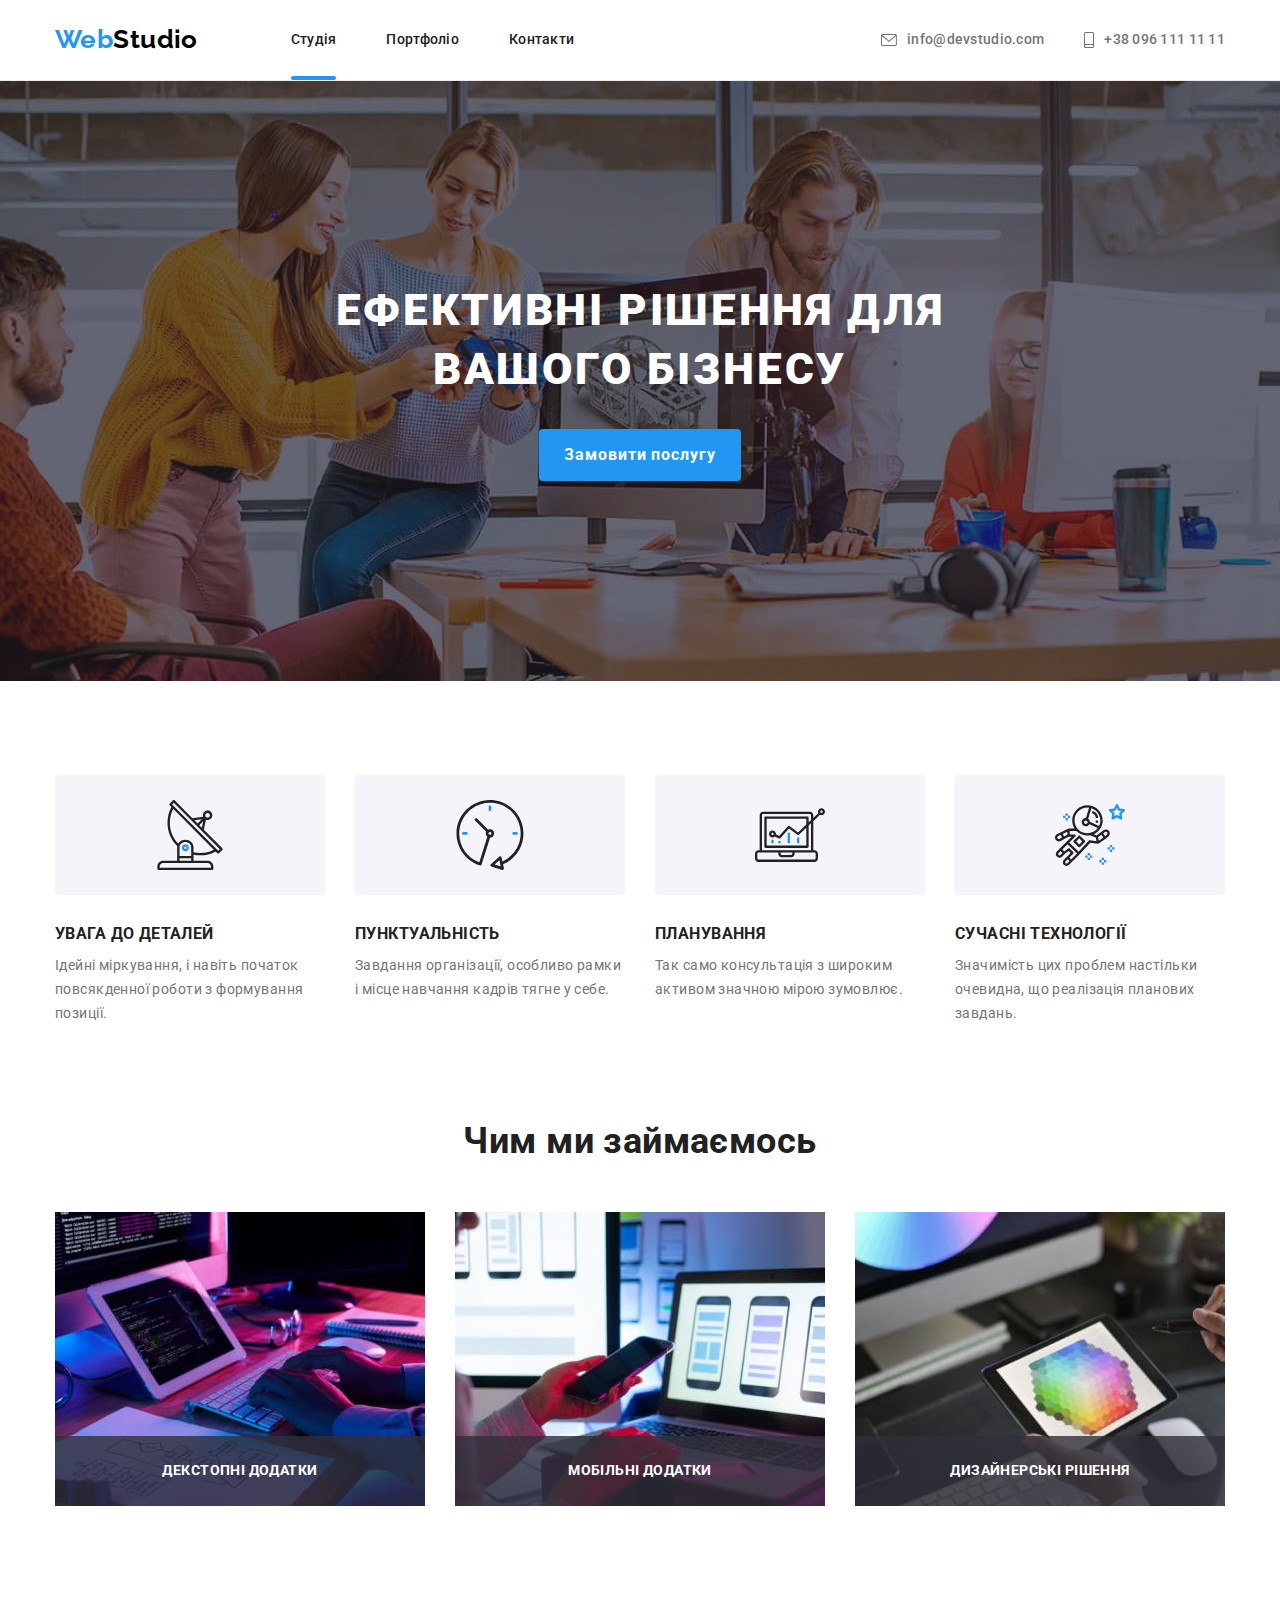
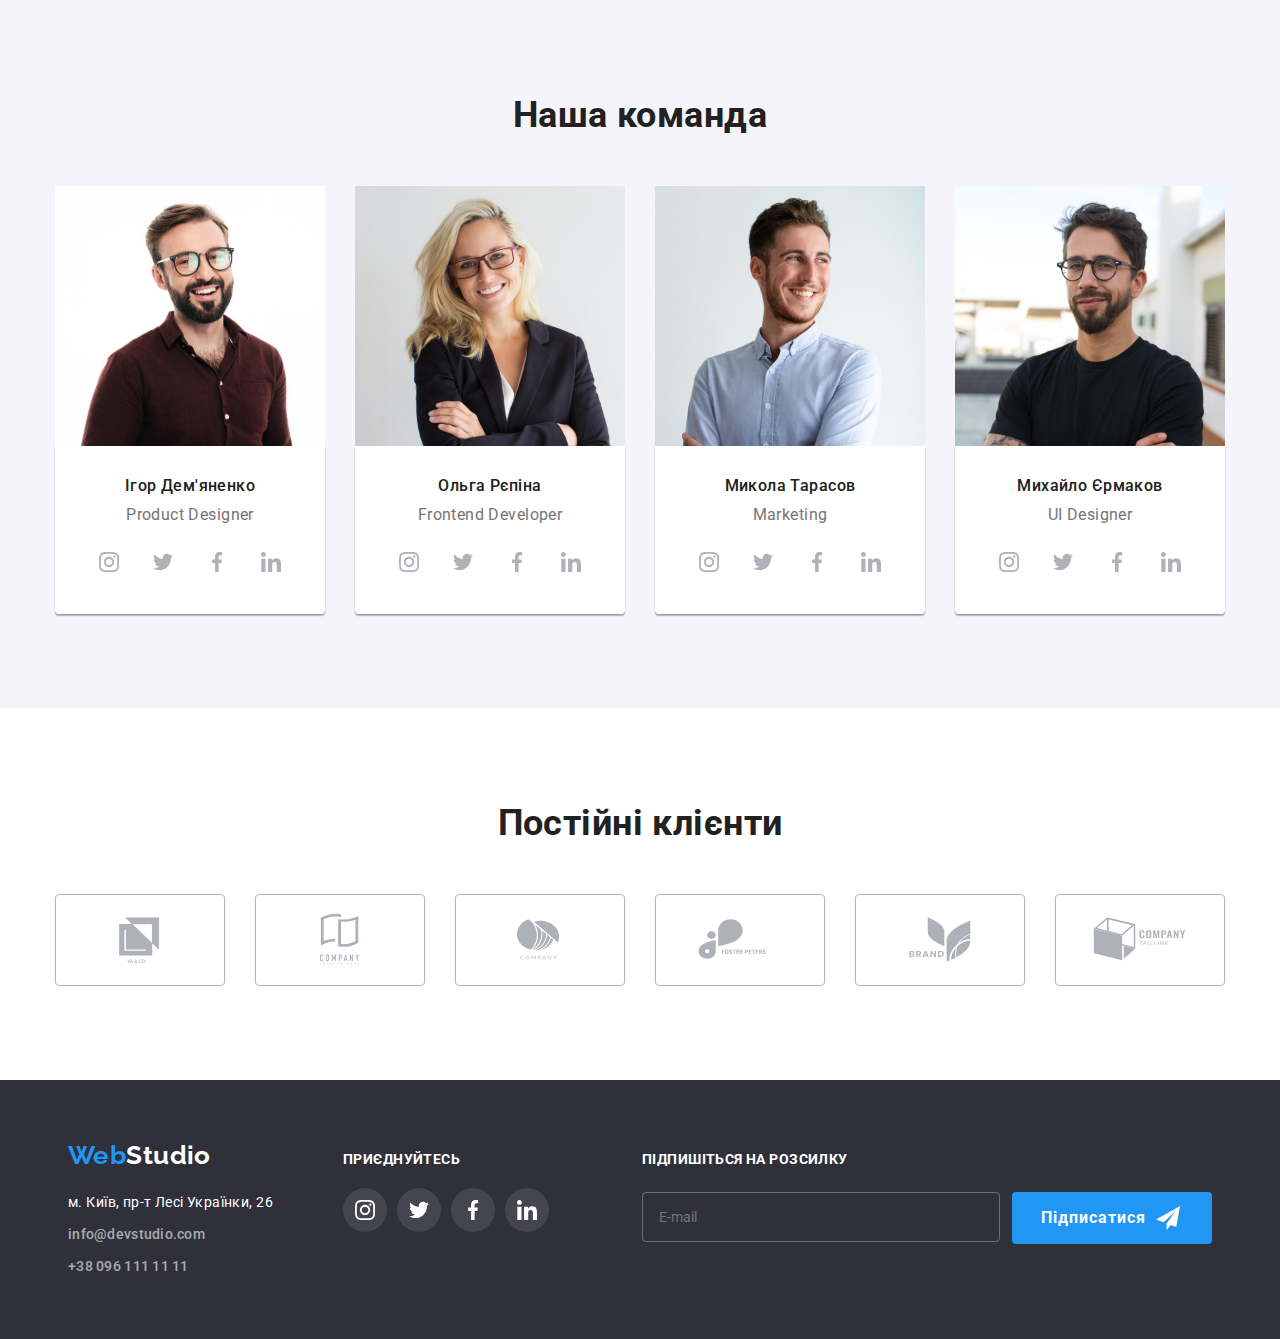
<file: index.html>
<!DOCTYPE html>
<html lang="uk">
  <head>
    <meta charset="UTF-8" />
    <meta http-equiv="X-UA-Compatible" content="IE=edge" />
    <meta name="viewport" content="width=device-width, initial-scale=1.0" />
    <title>Web Studio</title>
    <link rel="preconnect" href="https://fonts.googleapis.com" />
    <link rel="preconnect" href="https://fonts.gstatic.com" crossorigin />
    <link
      href="https://fonts.googleapis.com/css2?family=Raleway:wght@700&family=Roboto:wght@400;500;700;900&display=swap"
      rel="stylesheet"
    />
    <link
      rel="stylesheet"
      href="https://cdnjs.cloudflare.com/ajax/libs/modern-normalize/1.1.0/modern-normalize.min.css"
    />
    <link rel="stylesheet" href="./css/main.min.css" />
  </head>
  <body>
    <header class="header">
      <div class="mobile-menu">
        <a class="logo" href="./index.html"><span class="logo__web">Web</span>Studio</a>
        <button
          type="button"
          class="menu-button is-open"
          aria-expanded="false"
          aria-controls="menu-container"
          data-menu-button
        >
          <svg width="40" height="40" aria-label="Перемикач мобільного меню">
            <use class="icon-menu" href="./images/icons.svg#icon-menu"></use>
            <use class="icon-close" href="./images/icons.svg#icon-close"></use>
          </svg>
        </button>
        <div class="menu-container" id="menu-container" data-menu>
          <button type="button" class="menu-close">
            <svg width="40" height="40">
              <use class="icon-close" href="./images/icons.svg#icon-close"></use>
            </svg>
          </button>

          <div class="menu-content">
            <nav class="mob-navigation">
              <ul class="mob-navigation__list list">
                <li class="mob-navigation__item">
                  <a
                    class="mob-navigation__link mob-navigation__link--current link"
                    href="./index.html"
                    >Студія</a
                  >
                </li>
                <li class="mob-navigation__item">
                  <a class="mob-navigation__link link" href="./portfolio.html">Портфоліо</a>
                </li>
                <li class="mob-navigation__item">
                  <a class="mob-navigation__link link" href="#contacts">Контакти</a>
                </li>
              </ul>
            </nav>

            <div class="mob-connection">
              <ul class="mob-contact list">
                <li class="mob-contact__item">
                  <a href="tel:+380961111111" class="mob-contact__tel link"> +38 096 111 11 11 </a>
                </li>
                <li class="mob-contact__item">
                  <a class="mob-contact__mail link" href="mailto:info@devstudio.com">
                    info@devstudio.com
                  </a>
                </li>
              </ul>

              <ul class="mob-social list">
                <li>
                  <a href="" rel="noopener noreferrer nofollow" class="mob-social-links link"
                    >Instagram</a
                  >
                </li>
                <li>
                  <a href="" rel="noopener noreferrer nofollow" class="mob-social-links link"
                    >Youtube</a
                  >
                </li>
                <li>
                  <a href="" rel="noopener noreferrer nofollow" class="mob-social-links link"
                    >Facebook</a
                  >
                </li>
                <li>
                  <a href="" rel="noopener noreferrer nofollow" class="mob-social-link link"
                    >LinkedIn</a
                  >
                </li>
              </ul>
            </div>
          </div>
        </div>
      </div>
      <div class="container">
        <nav class="navigation">
          <a class="logo" href="./index.html"><span class="logo__web">Web</span>Studio</a>
          <ul class="navigation__list list">
            <li class="navigation__item">
              <a class="navigation__link navigation__link--current link" href="./index.html"
                >Студія</a
              >
            </li>
            <li class="navigation__item">
              <a class="navigation__link link" href="./portfolio.html">Портфоліо</a>
            </li>
            <li class="navigation__item"><a class="navigation__link link" href="#contacts">Контакти</a></li>
          </ul>

          <ul class="contact header__contact list">
            <li class="contact__item contact__item--header">
              <a class="contact__link contact__link--header link" href="mailto:info@devstudio.com">
                <svg width="16" height="12" class="contact__icon">
                  <use href="./images/icons.svg#icon-envelope"></use>
                </svg>
                info@devstudio.com
              </a>
            </li>
            <li class="contact__item contact__item--header">
              <a href="tel:+380961111111" class="contact__link contact__link--header link">
                <svg width="10" height="16" class="contact__icon">
                  <use href="./images/icons.svg#icon-smartphone"></use>
                </svg>
                +38 096 111 11 11
              </a>
            </li>
          </ul>
        </nav>
      </div>
    </header>

    <main>
      <section class="hero">
        <div class="container">
          <h1 class="hero__title">
            Ефективні рішення для <br />
            вашого бізнесу
          </h1>
          <button type="button" class="button" data-modal-open>Замовити послугу</button>
        </div>
      </section>

      <section class="feature section">
        <div class="container">
          <h2 class="feature__title title-hidden">Особливості</h2>
          <ul class="feature__list list">
            <li class="feature__item">
              <div class="feature__background">
                <svg width="70" height="70" class="feature__icon">
                  <use href="./images/icons.svg#icon-antenna"></use>
                </svg>
              </div>
              <h3 class="feature__subtitle">Увага до деталей</h3>
              <p class="feature__text">
                Ідейні міркування, і навіть початок повсякденної роботи з формування позиції.
              </p>
            </li>
            <li class="feature__item">
              <div class="feature__background">
                <svg width="70" height="70" class="feature__icon">
                  <use href="./images/icons.svg#icon-clock"></use>
                </svg>
              </div>
              <h3 class="feature__subtitle">Пунктуальність</h3>
              <p class="feature__text">
                Завдання організації, особливо рамки і місце навчання кадрів тягне у себе.
              </p>
            </li>
            <li class="feature__item">
              <div class="feature__background">
                <svg width="70" height="70" class="feature__icon">
                  <use href="./images/icons.svg#icon-diagram"></use>
                </svg>
              </div>
              <h3 class="feature__subtitle">Планування</h3>
              <p class="feature__text">
                Так само консультація з широким активом значною мірою зумовлює.
              </p>
            </li>
            <li class="feature__item">
              <div class="feature__background">
                <svg width="70" height="70" class="feature__icon">
                  <use href="./images/icons.svg#icon-astronaut"></use>
                </svg>
              </div>
              <h3 class="feature__subtitle">Сучасні технології</h3>
              <p class="feature__text">
                Значимість цих проблем настільки очевидна, що реалізація планових завдань.
              </p>
            </li>
          </ul>
        </div>
      </section>

      <section class="work section">
        <div class="container">
          <h2 class="title">Чим ми займаємось</h2>
          <ul class="work__list list">
            <li class="work__item">
              <div class="work__box">
                <img src="./images/photo1.jpg" alt="Декстопні додатки" width="370" height="294" />
                <p class="work__thumb">Декстопні додатки</p>
              </div>
            </li>
            <li class="work__item">
              <div class="work__box">
                <img src="./images/photo2.jpg" alt="Мобільні додатки" width="370" height="294" />
                <p class="work__thumb">Мобільні додатки</p>
              </div>
            </li>
            <li class="work__item">
              <div class="work__box">
                <img
                  src="./images/photo3.jpg"
                  alt="Дизайнерські рішення"
                  width="370"
                  height="294"
                />
                <p class="work__thumb">Дизайнерські рішення</p>
              </div>
            </li>
          </ul>
        </div>
      </section>

      <section class="team section">
        <div class="container">
          <h2 class="title">Наша команда</h2>
          <ul class="card-list list">
            <li class="card-list__item">
              <img
                class="card-list__image"
                src="./images/person1.jpg"
                alt="Чоловік в коричневій сорочці в окулярах посміхається"
                width="270"
              />
              <div class="card-list__info">
                <h3 class="card-list__name">Ігор Дем'яненко</h3>
                <p lang="en" class="card-list__profession">Product Designer</p>
                <ul class="social list">
                  <li class="social__item">
                    <a href="#" class="social__link link">
                      <svg width="20" height="20" class="social__icon">
                        <use href="./images/icons.svg#icon-instagram"></use>
                      </svg>
                    </a>
                  </li>
                  <li class="social__item">
                    <a href="#" class="social__link link">
                      <svg width="20" height="20" class="social__icon">
                        <use href="./images/icons.svg#icon-twitter"></use>
                      </svg>
                    </a>
                  </li>
                  <li class="social__item">
                    <a href="#" class="social__link link">
                      <svg width="20" height="20" class="social__icon">
                        <use href="./images/icons.svg#icon-facebook"></use>
                      </svg>
                    </a>
                  </li>
                  <li class="social__item">
                    <a href="#" class="social__link link">
                      <svg width="20" height="20" class="social__icon">
                        <use href="./images/icons.svg#icon-linkedin"></use>
                      </svg>
                    </a>
                  </li>
                </ul>
              </div>
            </li>
            <li class="card-list__item">
              <img
                class="card-list__image"
                src="./images/person2.jpg"
                alt="Жінка в чорному жакеті в окулярах посміхається"
                width="270"
              />
              <div class="card-list__info">
                <h3 class="card-list__name">Ольга Рєпіна</h3>
                <p lang="en" class="card-list__profession">Frontend Developer</p>
                <ul class="social list">
                  <li class="social__item">
                    <a href="#" class="social__link link">
                      <svg width="20" height="20" class="social__icon">
                        <use href="./images/icons.svg#icon-instagram"></use>
                      </svg>
                    </a>
                  </li>
                  <li class="social__item">
                    <a href="#" class="social__link link">
                      <svg width="20" height="20" class="social__icon">
                        <use href="./images/icons.svg#icon-twitter"></use>
                      </svg>
                    </a>
                  </li>
                  <li class="social__item">
                    <a href="#" class="social__link link">
                      <svg width="20" height="20" class="social__icon">
                        <use href="./images/icons.svg#icon-facebook"></use>
                      </svg>
                    </a>
                  </li>
                  <li class="social__item">
                    <a href="#" class="social__link link">
                      <svg width="20" height="20" class="social__icon">
                        <use href="./images/icons.svg#icon-linkedin"></use>
                      </svg>
                    </a>
                  </li>
                </ul>
              </div>
            </li>
            <li class="card-list__item">
              <img
                class="card-list__image"
                src="./images/person3.jpg"
                alt="Чоловік в блакитній сорочці посміхається"
                width="270"
              />
              <div class="card-list__info">
                <h3 class="card-list__name">Микола Тарасов</h3>
                <p lang="en" class="card-list__profession">Marketing</p>
                <ul class="social list">
                  <li class="social__item">
                    <a href="#" class="social__link link">
                      <svg width="20" height="20" class="social__icon">
                        <use href="./images/icons.svg#icon-instagram"></use>
                      </svg>
                    </a>
                  </li>
                  <li class="social__item">
                    <a href="#" class="social__link link">
                      <svg width="20" height="20" class="social__icon">
                        <use href="./images/icons.svg#icon-twitter"></use>
                      </svg>
                    </a>
                  </li>
                  <li class="social__item">
                    <a href="#" class="social__link link">
                      <svg width="20" height="20" class="social__icon">
                        <use href="./images/icons.svg#icon-facebook"></use>
                      </svg>
                    </a>
                  </li>
                  <li class="social__item">
                    <a href="#" class="social__link link">
                      <svg width="20" height="20" class="social__icon">
                        <use href="./images/icons.svg#icon-linkedin"></use>
                      </svg>
                    </a>
                  </li>
                </ul>
              </div>
            </li>
            <li class="card-list__item">
              <img
                class="card-list__image"
                src="./images/person4.jpg"
                alt="Чоловік в чорній сорочці в окулярах"
                width="270"
              />
              <div class="card-list__info">
                <h3 class="card-list__name">Михайло Єрмаков</h3>
                <p lang="en" class="card-list__profession">UI Designer</p>
                <ul class="social list">
                  <li class="social__item">
                    <a href="#" class="social__link link">
                      <svg width="20" height="20" class="social__icon">
                        <use href="./images/icons.svg#icon-instagram"></use>
                      </svg>
                    </a>
                  </li>
                  <li class="social__item">
                    <a href="#" class="social__link link">
                      <svg width="20" height="20" class="social__icon">
                        <use href="./images/icons.svg#icon-twitter"></use>
                      </svg>
                    </a>
                  </li>
                  <li class="social__item">
                    <a href="#" class="social__link link">
                      <svg width="20" height="20" class="social__icon">
                        <use href="./images/icons.svg#icon-facebook"></use>
                      </svg>
                    </a>
                  </li>
                  <li class="social__item">
                    <a href="#" class="social__link link">
                      <svg width="20" height="20" class="social__icon">
                        <use href="./images/icons.svg#icon-linkedin"></use>
                      </svg>
                    </a>
                  </li>
                </ul>
              </div>
            </li>
          </ul>
        </div>
      </section>

      <section class="client section">
        <div class="container">
          <h2 class="title">Постійні клієнти</h2>

          <ul class="client__list list">
            <li class="client__item">
              <a href="#" class="client__link link">
                <svg width="106" height="60" class="client__icon">
                  <use href="./images/icons.svg#icon-client1"></use>
                </svg>
              </a>
            </li>

            <li class="client__item">
              <a href="#" class="client__link link">
                <svg width="106" height="60" class="client__icon">
                  <use href="./images/icons.svg#icon-client2"></use>
                </svg>
              </a>
            </li>

            <li class="client__item">
              <a href="#" class="client__link link">
                <svg width="106" height="60" class="client__icon">
                  <use href="./images/icons.svg#icon-client3"></use>
                </svg>
              </a>
            </li>

            <li class="client__item">
              <a href="#" class="client__link link">
                <svg width="106" height="60" class="client__icon">
                  <use href="./images/icons.svg#icon-client4"></use>
                </svg>
              </a>
            </li>

            <li class="client__item">
              <a href="#" class="client__link link">
                <svg width="106" height="60" class="client__icon">
                  <use href="./images/icons.svg#icon-client5"></use>
                </svg>
              </a>
            </li>

            <li class="client__item">
              <a href="#" class="client__link link">
                <svg width="106" height="60" class="client__icon">
                  <use href="./images/icons.svg#icon-client6"></use>
                </svg>
              </a>
            </li>
          </ul>
        </div>
      </section>
    </main>

    <footer class="footer" id="contacts">
      <div class="container">
        <div class="footer__container">
          <div class="combination-tablet">
            <div class="combination">
              <a class="logo combination__logo" href="./index.html"
                ><span class="logo__web">Web</span>Studio</a
              >
              <address class="connection">
                <a
                  class="connection__address"
                  href="https://goo.gl/maps/CPtrU1FHBa2aNyZL9"
                  target="_blank"
                  rel="noopener noreferrer nofollow"
                  >м. Київ, пр-т Лесі Українки, 26</a
                >

                <ul class="contact list">
                  <li class="contact__item contact__item--footer">
                    <a
                      class="contact__link contact__link--footer link"
                      href="mailto:info@devstudio.com"
                    >
                      info@devstudio.com
                    </a>
                  </li>
                  <li class="contact__item contact__item--footer">
                    <a href="tel:+380961111111" class="contact__link contact__link--footer link">
                      +38 096 111 11 11
                    </a>
                  </li>
                </ul>
              </address>
            </div>

            <div class="sign-up">
              <p class="sign-up__text">Приєднуйтесь</p>

              <ul class="sign-up__list list">
                <li class="sign-up__item">
                  <a href="https://instagram" class="sign-up__link link">
                    <svg class="sign-up__icon" width="20" height="20">
                      <use href="./images/icons.svg#icon-instagram"></use>
                    </svg>
                  </a>
                </li>

                <li class="sign-up__item">
                  <a href="https://twitter" class="sign-up__link link">
                    <svg class="sign-up__icon" width="20" height="20">
                      <use href="./images/icons.svg#icon-twitter"></use>
                    </svg>
                  </a>
                </li>

                <li class="sign-up__item">
                  <a href="https://facebook" class="sign-up__link link">
                    <svg class="sign-up__icon" width="20" height="20">
                      <use href="./images/icons.svg#icon-facebook"></use>
                    </svg>
                  </a>
                </li>

                <li class="sign-up__item">
                  <a href="https://linkedn" class="sign-up__link link">
                    <svg class="sign-up__icon" width="20" height="20">
                      <use href="./images/icons.svg#icon-linkedin"></use>
                    </svg>
                  </a>
                </li>
              </ul>
            </div>
          </div>
          <div>
            <form class="subscribe">
              <label class="subscribe__label" for="mail">Підпишіться на розсилку</label>
              <div class="subscribe__mail">
                <input
                  type="email"
                  name="mail"
                  id="mail"
                  class="subscribe__input"
                  placeholder="E-mail"
                />
                <button class="subscribe__button button" type="submit">
                  Підписатися
                  <svg width="24" height="24" class="subscribe__icon">
                    <use href="./images/icons.svg#icon-telegram"></use>
                  </svg>
                </button>
              </div>
            </form>
          </div>
        </div>
      </div>
    </footer>

    <div class="backdrop is-hidden" data-modal>
      <div class="modal">
        <button type="button" class="close-button" data-modal-close>
          <svg width="11" height="11">
            <use href="./images/icons.svg#icon-vector"></use>
          </svg>
        </button>
        <p class="modal__title">Залиште свої дані, ми вам передзвонимо</p>
        <form class="form modal__form">
          <div class="form__field">
            <label class="form__label" for="name">Ім'я</label>
            <div class="form__symbol">
              <input class="form__input" type="text" name="name" id="name" />
              <svg width="18" height="18" class="form__icon">
                <use href="./images/icons.svg#icon-person-black"></use>
              </svg>
            </div>
          </div>

          <div class="form__field">
            <label class="form__label" for="tel">Телефон</label>
            <div class="form__symbol">
              <input class="form__input" type="tel" name="tel" id="tel" />
              <svg width="18" height="18" class="form__icon">
                <use href="./images/icons.svg#icon-phone-black"></use>
              </svg>
            </div>
          </div>

          <div class="form__field">
            <label class="form__label" for="email">Пошта</label>
            <div class="form__symbol">
              <input class="form__input" type="email" name="mail" id="email" />
              <svg width="18" height="18" class="form__icon">
                <use href="./images/icons.svg#icon-email-black"></use>
              </svg>
            </div>
          </div>

          <label class="form__label" for="comment">Коментар</label>
          <textarea
            name="comment"
            id="comment"
            class="form__comment"
            placeholder="Ведіть текст"
          ></textarea>

          <div class="policy form__policy">
            <label class="policy__label">
              <input class="policy__input" type="checkbox" name="policy" id="policy" />
              <span class="policy__icon"></span>
              <a class="policy__link link" href=""> Погоджуюся з розсилкою та приймаю <span class="policy__link-span">Умови договору</span></a>
            </label>
          </div>

          <button type="submit" class="button">Відправити</button>
        </form>
      </div>
    </div>

    <script src="./js/mobile-menu.js"></script>
    <script src="./js/modal.js"></script>
  </body>
</html>
</file>
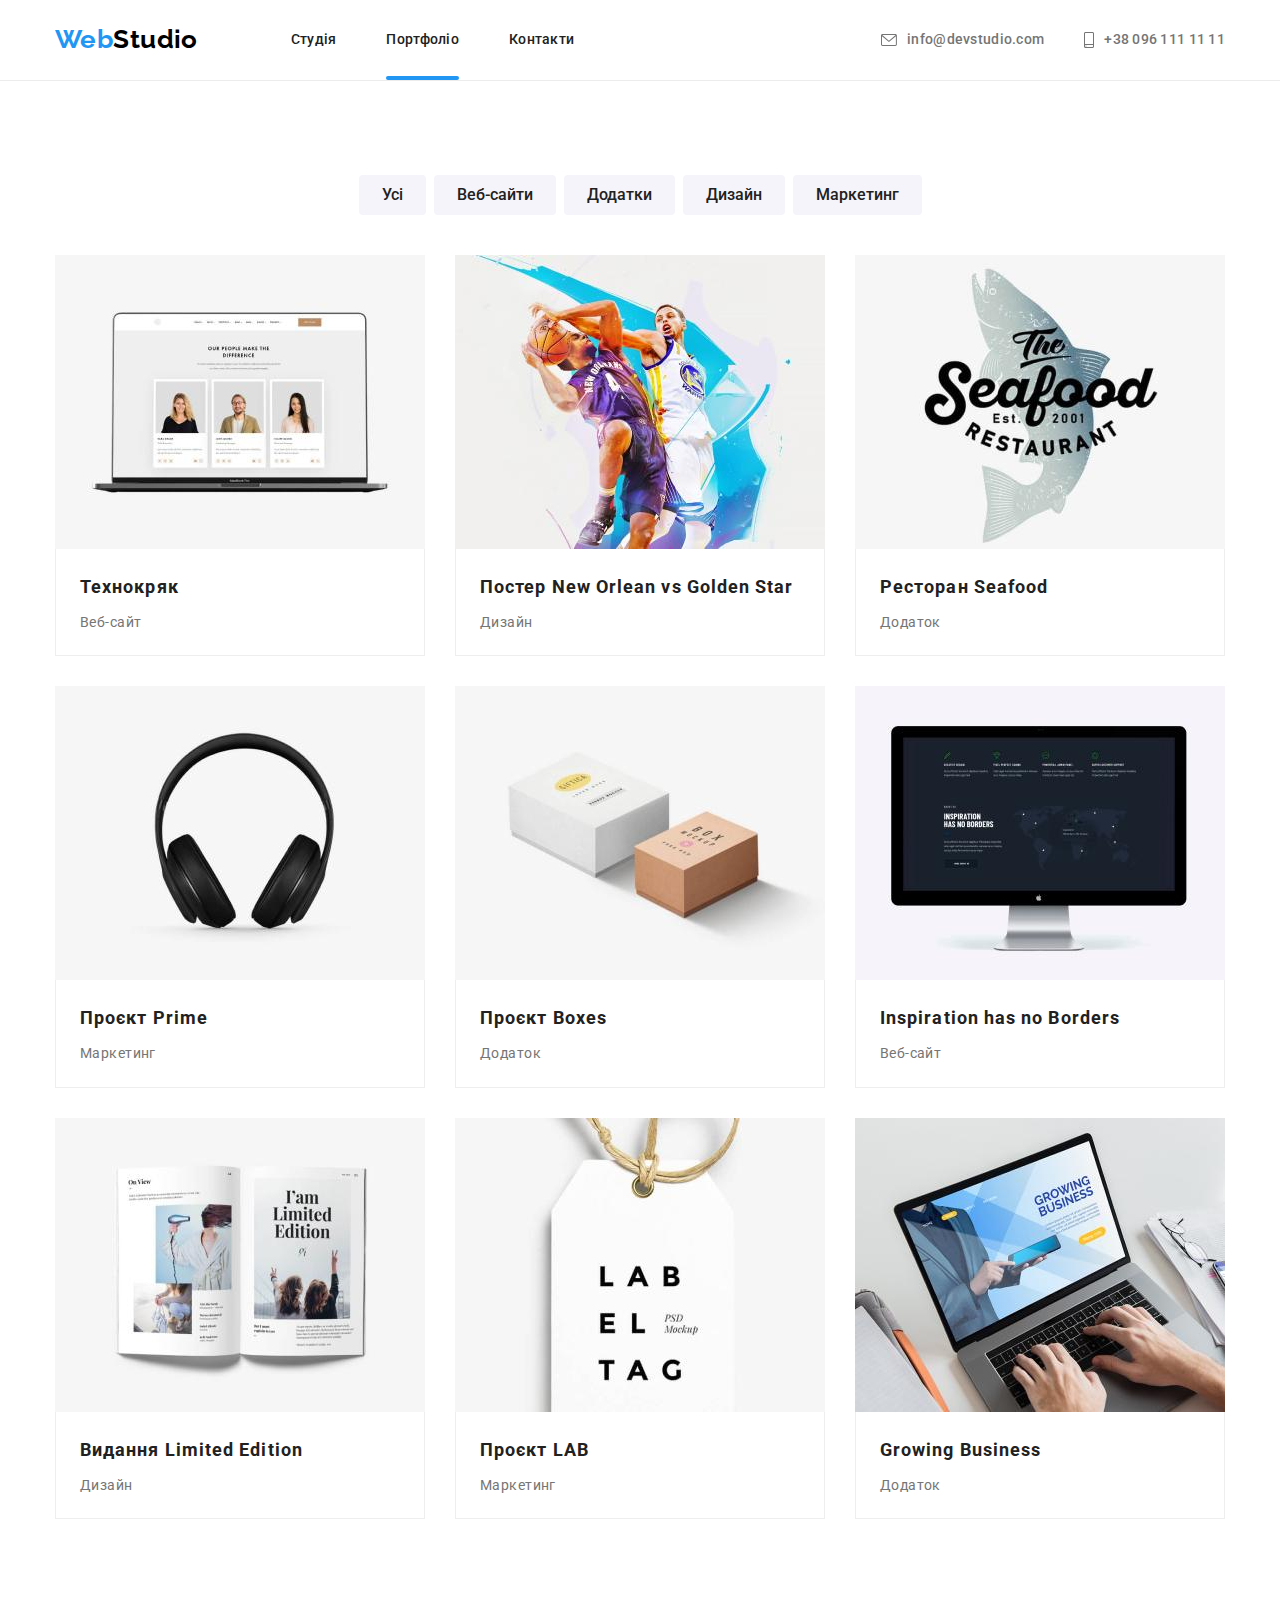
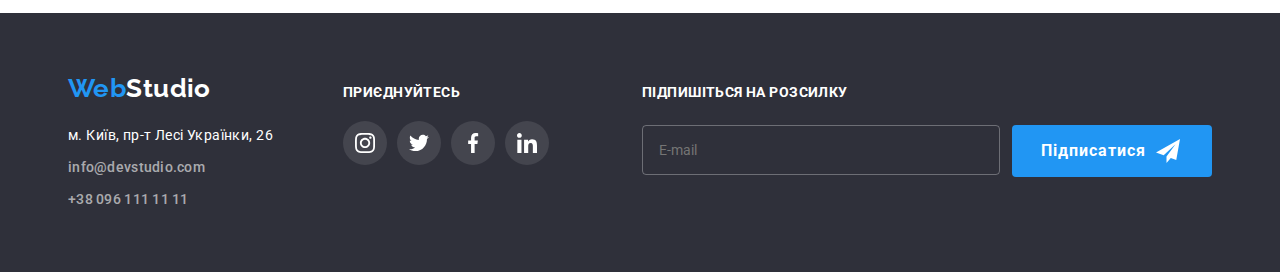
<file: portfolio.html>
<!DOCTYPE html>
<html lang="uk">
  <head>
    <meta charset="UTF-8" />
    <meta http-equiv="X-UA-Compatible" content="IE=edge" />
    <meta name="viewport" content="width=device-width, initial-scale=1.0" />
    <title>Portfolio</title>
    <link rel="preconnect" href="https://fonts.googleapis.com" />
    <link rel="preconnect" href="https://fonts.gstatic.com" crossorigin />
    <link
      href="https://fonts.googleapis.com/css2?family=Raleway:wght@700&family=Roboto:wght@400;500;700;900&display=swap"
      rel="stylesheet"
    />
    <link
      rel="stylesheet"
      href="https://cdnjs.cloudflare.com/ajax/libs/modern-normalize/1.1.0/modern-normalize.min.css"
    />
    <link rel="stylesheet" href="./css/portfolio.min.css" />
  </head>
  <body>
    <header class="header">
      <div class="mobile-menu">
        <a class="logo" href="./index.html"><span class="logo__web">Web</span>Studio</a>
        <button
          type="button"
          class="menu-button is-open"
          aria-expanded="false"
          aria-controls="menu-container"
          data-menu-button
        >
          <svg width="40" height="40" aria-label="Перемикач мобільного меню">
            <use class="icon-menu" href="./images/icons.svg#icon-menu"></use>
            <use class="icon-close" href="./images/icons.svg#icon-close"></use>
          </svg>
        </button>
        <div class="menu-container" id="menu-container" data-menu>
          <button type="button" class="menu-close">
            <svg width="40" height="40">
              <use class="icon-close" href="./images/icons.svg#icon-close"></use>
            </svg>
          </button>

          <div class="menu-content">
            <nav class="mob-navigation">
              <ul class="mob-navigation__list list">
                <li class="mob-navigation__item">
                  <a class="mob-navigation__link link" href="./index.html">Студія</a>
                </li>
                <li class="mob-navigation__item">
                  <a
                    class="mob-navigation__link mob-navigation__link--current link"
                    href="./portfolio.html"
                    >Портфоліо</a
                  >
                </li>
                <li class="mob-navigation__item">
                  <a class="mob-navigation__link link" href="#contacts">Контакти</a>
                </li>
              </ul>
            </nav>

            <div class="mob-connection">
              <ul class="mob-contact list">
                <li class="mob-contact__item">
                  <a href="tel:+380961111111" class="mob-contact__tel link"> +38 096 111 11 11 </a>
                </li>
                <li class="mob-contact__item">
                  <a class="mob-contact__mail link" href="mailto:info@devstudio.com">
                    info@devstudio.com
                  </a>
                </li>
              </ul>

              <ul class="mob-social list">
                <li>
                  <a href="" rel="noopener noreferrer nofollow" class="mob-social-links link"
                    >Instagram</a
                  >
                </li>
                <li>
                  <a href="" rel="noopener noreferrer nofollow" class="mob-social-links link"
                    >Youtube</a
                  >
                </li>
                <li>
                  <a href="" rel="noopener noreferrer nofollow" class="mob-social-links link"
                    >Facebook</a
                  >
                </li>
                <li>
                  <a href="" rel="noopener noreferrer nofollow" class="mob-social-link link"
                    >LinkedIn</a
                  >
                </li>
              </ul>
            </div>
          </div>
        </div>
      </div>
      <div class="container">
        <nav class="navigation">
          <a class="logo" href="./index.html"><span class="logo__web">Web</span>Studio</a>
          <ul class="navigation__list list">
            <li class="navigation__item">
              <a class="navigation__link link" href="./index.html">Студія</a>
            </li>
            <li class="navigation__item">
              <a class="navigation__link navigation__link--current link" href="./portfolio.html"
                >Портфоліо</a
              >
            </li>
            <li class="navigation__item"><a class="navigation__link link" href="#contacts">Контакти</a></li>
          </ul>

          <ul class="contact header__contact list">
            <li class="contact__item contact__item--header">
              <a class="contact__link contact__link--header link" href="mailto:info@devstudio.com">
                <svg width="16" height="12" class="contact__icon">
                  <use href="./images/icons.svg#icon-envelope"></use>
                </svg>
                info@devstudio.com
              </a>
            </li>
            <li class="contact__item contact__item--header">
              <a href="tel:+380961111111" class="contact__link contact__link--header link">
                <svg width="10" height="16" class="contact__icon">
                  <use href="./images/icons.svg#icon-smartphone"></use>
                </svg>
                +38 096 111 11 11
              </a>
            </li>
          </ul>
        </nav>
      </div>
    </header>

    <main>
      <section class="page-portfolio section">
        <div class="container">
          <h1 class="page-portfolio__title title-hidden">Portfolio</h1>
          <ul class="filters list">
            <li class="filters__item">
              <button type="button" class="filters__button">Усі</button>
            </li>
            <li class="filters__item">
              <button type="button" class="filters__button">Веб-сайти</button>
            </li>
            <li class="filters__item">
              <button type="button" class="filters__button">Додатки</button>
            </li>
            <li class="filters__item">
              <button type="button" class="filters__button">Дизайн</button>
            </li>
            <li class="filters__item">
              <button type="button" class="filters__button">Маркетинг</button>
            </li>
          </ul>
          <ul class="portfolio list">
            <li class="project">
              <a class="project__link link" href="">
                <div class="project__description">
                  <img src="./images/img-portfolio-1.jpg" alt="Технокряк" />
                  <div class="project__overlay">
                    <p class="project__text">
                      Ресурс пропонує комплексні пропозиції з різним рівнем функціоналу та сервісів.
                      Все це дозволить відвідувачу отримати вичерпні відомості про компанію чи
                      приватну особу.
                    </p>
                  </div>
                </div>
                <div class="project__info project__info--one">
                  <h2 class="project__title">Технокряк</h2>
                  <p class="project__subtitle">Веб-сайт</p>
                </div>
              </a>
            </li>

            <li class="project">
              <a class="project__link link" href="">
                <div class="project__description">
                  <img
                    src="./images/img-portfolio-2.jpg"
                    alt="Постер New Orlean vs Golden Star"
                    width="370"
                    height="294"
                  />
                  <div class="project__overlay">
                    <p class="project__text">
                      Ресурс пропонує комплексні пропозиції з різним рівнем функціоналу та сервісів.
                      Все це дозволить відвідувачу отримати вичерпні відомості про компанію чи
                      приватну особу.
                    </p>
                  </div>
                </div>
                <div class="project__info">
                  <h2 class="project__title">
                    Постер <span lang="en">New Orlean vs Golden Star</span>
                  </h2>
                  <p class="project__subtitle">Дизайн</p>
                </div>
              </a>
            </li>

            <li class="project">
              <a class="project__link link" href="">
                <div class="project__description">
                  <img
                    src="./images/img-portfolio-3.jpg"
                    alt="Ресторан Seafood"
                    width="370"
                    height="294"
                  />
                  <div class="project__overlay">
                    <p class="project__text">
                      Ресурс пропонує комплексні пропозиції з різним рівнем функціоналу та сервісів.
                      Все це дозволить відвідувачу отримати вичерпні відомості про компанію чи
                      приватну особу.
                    </p>
                  </div>
                </div>
                <div class="project__info">
                  <h2 class="project__title">Ресторан <span lang="en">Seafood</span></h2>
                  <p class="project__subtitle">Додаток</p>
                </div>
              </a>
            </li>

            <li class="project">
              <a class="project__link link" href="">
                <div class="project__description">
                  <img
                    src="./images/img-portfolio-4.jpg"
                    alt="Проєкт Prime"
                    width="370"
                    height="294"
                  />
                  <div class="project__overlay">
                    <p class="project__text">
                      Ресурс пропонує комплексні пропозиції з різним рівнем функціоналу та сервісів.
                      Все це дозволить відвідувачу отримати вичерпні відомості про компанію чи
                      приватну особу.
                    </p>
                  </div>
                </div>
                <div class="project__info">
                  <h2 class="project__title">Проєкт <span>Prime</span></h2>
                  <p class="project__subtitle">Маркетинг</p>
                </div>
              </a>
            </li>

            <li class="project">
              <a class="project__link link" href="">
                <div class="project__description">
                  <img
                    src="./images/img-portfolio-5.jpg"
                    alt="Проєкт Boxes"
                    width="370"
                    height="294"
                  />
                  <div class="project__overlay">
                    <p class="project__text">
                      Ресурс пропонує комплексні пропозиції з різним рівнем функціоналу та сервісів.
                      Все це дозволить відвідувачу отримати вичерпні відомості про компанію чи
                      приватну особу.
                    </p>
                  </div>
                </div>
                <div class="project__info">
                  <h2 class="project__title">Проєкт <span>Boxes</span></h2>
                  <p class="project__subtitle">Додаток</p>
                </div>
              </a>
            </li>

            <li class="project">
              <a class="project__link link" href="">
                <div class="project__description">
                  <img
                    src="./images/img-portfolio-6.jpg"
                    alt="Inspiration has no Borders"
                    width="370"
                    height="294"
                  />
                  <div class="project__overlay">
                    <p class="project__text">
                      Ресурс пропонує комплексні пропозиції з різним рівнем функціоналу та сервісів.
                      Все це дозволить відвідувачу отримати вичерпні відомості про компанію чи
                      приватну особу.
                    </p>
                  </div>
                </div>
                <div class="project__info">
                  <h2 lang="en" class="project__title">Inspiration has no Borders</h2>
                  <p class="project__subtitle">Веб-сайт</p>
                </div>
                <p></p>
              </a>
            </li>

            <li class="project">
              <a class="project__link link" href="">
                <div class="project__description">
                  <img
                    src="./images/img-portfolio-7.jpg"
                    alt="Видання Limited Edition"
                    width="370"
                    height="294"
                  />
                  <div class="project__overlay">
                    <p class="project__text">
                      Ресурс пропонує комплексні пропозиції з різним рівнем функціоналу та сервісів.
                      Все це дозволить відвідувачу отримати вичерпні відомості про компанію чи
                      приватну особу.
                    </p>
                  </div>
                </div>
                <div class="project__info">
                  <h2 class="project__title">Видання <span lang="en">Limited Edition</span></h2>
                  <p class="project__subtitle">Дизайн</p>
                </div>
              </a>
            </li>

            <li class="project">
              <a class="project__link link" href="">
                <div class="project__description">
                  <img
                    src="./images/img-portfolio-8.jpg"
                    alt="Проєкт LAB"
                    width="370"
                    height="294"
                  />
                  <div class="project__overlay">
                    <p class="project__text">
                      Ресурс пропонує комплексні пропозиції з різним рівнем функціоналу та сервісів.
                      Все це дозволить відвідувачу отримати вичерпні відомості про компанію чи
                      приватну особу.
                    </p>
                  </div>
                </div>
                <div class="project__info">
                  <h2 class="project__title">Проєкт <span lang="en">LAB</span></h2>
                  <p class="project__subtitle">Маркетинг</p>
                </div>
              </a>
            </li>

            <li class="project">
              <a class="project__link link" href="">
                <div class="project__description">
                  <img
                    src="./images/img-portfolio-9.jpg"
                    alt="Growing Business"
                    width="370"
                    height="294"
                  />
                  <div class="project__overlay">
                    <p class="project__text">
                      Ресурс пропонує комплексні пропозиції з різним рівнем функціоналу та сервісів.
                      Все це дозволить відвідувачу отримати вичерпні відомості про компанію чи
                      приватну особу.
                    </p>
                  </div>
                </div>
                <div class="project__info">
                  <h2 lang="en" class="project__title">Growing Business</h2>
                  <p class="project__subtitle">Додаток</p>
                </div>
              </a>
            </li>
          </ul>
        </div>
      </section>
    </main>

    <footer class="footer" id="contacts">
      <div class="container">
        <div class="footer__container">
          <div class="combination-tablet">
            <div class="combination">
              <a class="logo combination__logo" href="./index.html"
                ><span class="logo__web">Web</span>Studio</a
              >
              <address class="connection">
                <a
                  class="connection__address"
                  href="https://goo.gl/maps/CPtrU1FHBa2aNyZL9"
                  target="_blank"
                  rel="noopener noreferrer nofollow"
                  >м. Київ, пр-т Лесі Українки, 26</a
                >

                <ul class="contact list">
                  <li class="contact__item contact__item--footer">
                    <a
                      class="contact__link contact__link--footer link"
                      href="mailto:info@devstudio.com"
                    >
                      info@devstudio.com
                    </a>
                  </li>
                  <li class="contact__item contact__item--footer">
                    <a href="tel:+380961111111" class="contact__link contact__link--footer link">
                      +38 096 111 11 11
                    </a>
                  </li>
                </ul>
              </address>
            </div>

            <div class="sign-up">
              <p class="sign-up__text">Приєднуйтесь</p>

              <ul class="sign-up__list list">
                <li class="sign-up__item">
                  <a href="https://instagram" class="sign-up__link link">
                    <svg class="sign-up__icon" width="20" height="20">
                      <use href="./images/icons.svg#icon-instagram"></use>
                    </svg>
                  </a>
                </li>

                <li class="sign-up__item">
                  <a href="https://twitter" class="sign-up__link link">
                    <svg class="sign-up__icon" width="20" height="20">
                      <use href="./images/icons.svg#icon-twitter"></use>
                    </svg>
                  </a>
                </li>

                <li class="sign-up__item">
                  <a href="https://facebook" class="sign-up__link link">
                    <svg class="sign-up__icon" width="20" height="20">
                      <use href="./images/icons.svg#icon-facebook"></use>
                    </svg>
                  </a>
                </li>

                <li class="sign-up__item">
                  <a href="https://linkedn" class="sign-up__link link">
                    <svg class="sign-up__icon" width="20" height="20">
                      <use href="./images/icons.svg#icon-linkedin"></use>
                    </svg>
                  </a>
                </li>
              </ul>
            </div>
          </div>
          <div>
            <form class="subscribe">
              <label class="subscribe__label" for="mail">Підпишіться на розсилку</label>
              <div class="subscribe__mail">
                <input
                  type="email"
                  name="mail"
                  id="mail"
                  class="subscribe__input"
                  placeholder="E-mail"
                />
                <button class="subscribe__button button" type="submit">
                  Підписатися
                  <svg width="24" height="24" class="subscribe__icon">
                    <use href="./images/icons.svg#icon-telegram"></use>
                  </svg>
                </button>
              </div>
            </form>
          </div>
        </div>
      </div>
    </footer>

    <script src="./js/mobile-menu.js"></script>
  </body>
</html>
</file>
<file: css/main.min.css>
h1,h2,h3,h4,h5,h6,p{margin:0}.list{padding:0;margin:0}body{color:var(--primery-text-color);background-color:var(--primery-white-color);font-family:"Roboto",sans-serif;font-size:14px;letter-spacing:.03em;line-height:1.71}body.modal-open{overflow:hidden}.list{list-style:none}.link{text-decoration:none}img{display:block;width:100%;height:auto}button{cursor:pointer}.section{padding-top:60px;padding-bottom:60px}@media screen and (min-width: 1200px){.section{padding-top:94px;padding-bottom:94px}}.title-hidden{position:absolute;width:1px;height:1px;margin:-1px;border:0;padding:0;white-space:nowrap;clip-path:inset(100%);clip:rect(0 0 0 0);overflow:hidden}:root{--title-text-color: #212121;--accent-color: #2196f3;--primery-text-color: #757575;--primery-white-color: #ffffff;--bkg-block-color: #2f303a;--button-color: #f5f4fa;--black-color: #000000;--border-color: #ececec;--second-border-color: #eeeeee;--fill-icon: #afb1b8;--timing-function: cubic-bezier(0.4, 0, 0.2, 1)}.policy,.close-button,.sign-up__link,.sign-up__list,.social__link,.social,.feature__background{display:flex;justify-content:center;align-items:center}.container{width:100%;padding-left:15px;padding-right:15px}@media screen and (min-width: 480px){.container{width:480px}}@media screen and (min-width: 768px){.container{width:768px}}@media screen and (min-width: 1200px){.container{width:1200px;margin-left:auto;margin-right:auto}}.button{display:inline-block;border:1px solid rgba(0,0,0,0);border-radius:4px;padding:10px 24px;min-width:200px;margin-left:auto;margin-right:auto;color:var(--primery-white-color);background-color:var(--accent-color);font-family:inherit;font-weight:700;font-size:16px;line-height:1.88;letter-spacing:.06em;text-align:center;transition-property:background-color box-shadow;transition-duration:250ms;transition-timing-function:cubic-bezier(0.4, 0, 0.2, 1)}.button:hover,.button:focus{background-color:#188ce8;box-shadow:0px 4px 4px rgba(0,0,0,.15)}.title{margin-bottom:30px;color:var(--title-text-color);font-weight:700;font-size:36px;line-height:1.17;text-align:center}@media screen and (min-width: 1200px){.title{margin-bottom:50px}}.header{position:relative;border-bottom-width:1px;border-bottom-style:solid;border-bottom-color:var(--border-color)}.logo{color:var(--black-color);text-decoration:none;font-family:"Raleway",sans-serif;font-weight:700;font-size:26px;line-height:1.2}.logo__web{color:var(--accent-color)}@media screen and (max-width: 767px){.logo{margin-left:15px}}.navigation{display:flex;align-items:center}@media screen and (max-width: 767px){.navigation{display:none}}.mobile-menu{display:flex;align-items:center;justify-content:space-between}@media screen and (min-width: 768px){.mobile-menu{display:none}}.menu-button{display:inline-block;padding:0;margin-right:10px;border:none;background-color:rgba(0,0,0,0)}.menu-button .icon-menu{display:none}.menu-button.is-open .icon-menu{display:block}.menu-button.is-open .icon-close{display:none}.menu-container{display:none;position:fixed;z-index:2;top:0px;left:0px;right:0px;width:100vw;height:100vh;background-color:var(--primery-white-color);padding:10px 15px 48px 40px}.menu-container.is-open{display:block}.menu-close{display:block;padding:0;margin-left:auto;margin-right:0;border:none;background-color:rgba(0,0,0,0);transition-property:fill;transition-duration:250ms;transition-timing-function:cubic-bezier(0.4, 0, 0.2, 1)}.menu-close:hover{fill:var(--accent-color)}.menu-content{display:flex;flex-direction:column;height:100%;justify-content:space-between}.mob-navigation__item:not(:last-child){margin-bottom:32px}.mob-navigation__link{font-weight:500;font-size:40px;line-height:1.17;letter-spacing:.02em;color:var(--title-text-color)}.mob-navigation__link--current{color:var(--accent-color)}.mob-contact{margin-bottom:64px}.mob-contact__item:first-child{margin-bottom:32px}.mob-contact__tel{font-weight:500;font-size:24px;line-height:1.17;color:var(--accent-color)}@media screen and (min-width: 480px){.mob-contact__tel{font-size:34px}}.mob-contact__mail{font-weight:500;font-size:24px;line-height:1.17;color:var(--primery-text-color)}.mob-social{display:flex;flex-wrap:wrap;padding-bottom:48px}.mob-social-link{font-weight:500;font-size:14px;line-height:1.22;color:var(--accent-color)}@media screen and (min-width: 480px){.mob-social-link{font-size:18px}}.mob-social-links{font-weight:500;font-size:14px;line-height:1.22;color:var(--accent-color)}.mob-social-links::after{content:"";width:22px;height:0px;margin-left:5px;margin-right:5px;border:1px solid rgba(33,33,33,.2);transform:rotate(90deg)}@media screen and (min-width: 480px){.mob-social-links::after{margin-left:10px;margin-right:10px}}@media screen and (min-width: 480px){.mob-social-links{font-size:18px}}.navigation__list{display:flex}.navigation__list .navigation__item:not(:last-child){margin-right:50px}@media screen and (min-width: 768px){.navigation__list{margin-left:87px}}@media screen and (min-width: 1200px){.navigation__list{margin-left:93px}}.navigation__link{display:block;padding:32px 0}.navigation__link--current{position:relative;color:var(--accent-color)}.navigation__link--current::after{content:"";position:absolute;bottom:0;left:0;width:100%;height:4px;background:#2196f3;border-radius:2px}@media screen and (min-width: 768px){.header__contact{display:flex;flex-wrap:wrap;justify-content:start;margin-left:97px}}@media screen and (min-width: 1200px){.header__contact{align-items:center;flex-wrap:nowrap;margin-left:auto}}@media screen and (min-width: 768px){.contact__item--header:not(:last-child){margin-bottom:10px}}@media screen and (min-width: 1200px){.contact__item--header:not(:last-child){margin-right:40px;margin-bottom:0}}.navigation__link,.contact__link{color:var(--title-text-color);font-weight:500;font-size:14px;line-height:1.14;letter-spacing:.02em;transition-property:color;transition-duration:250ms;transition-timing-function:cubic-bezier(0.4, 0, 0.2, 1)}.navigation__link:hover,.navigation__link:focus,.contact__link:hover,.contact__link:focus{color:var(--accent-color)}.contact__link--header{width:100%;height:100%;display:flex;justify-content:center;align-items:center;color:var(--primery-text-color);font-style:normal}.contact__link--header:hover .contact__icon,.contact__link--header:focus .contact__icon{fill:var(--accent-color)}.contact__icon{margin-right:10px;fill:var(--primery-text-color);transition-property:fill;transition-duration:250ms;transition-timing-function:cubic-bezier(0.4, 0, 0.2, 1)}.hero{background-color:var(--bkg-block-color);text-align:center;padding-top:118px;padding-bottom:118px;max-width:1600px;margin-left:auto;margin-right:auto;background-color:#c4c4c4;background-image:linear-gradient(to right, rgba(47, 48, 58, 0.4), rgba(47, 48, 58, 0.4)),url(../images/overlay-mob.jpg);background-size:cover;background-repeat:no-repeat;background-position:center}@media(min-device-pixel-ratio: 2),(min-resolution: 192dpi),(min-resolution: 2dppx){.hero{background-image:linear-gradient(to right, rgba(47, 48, 58, 0.4), rgba(47, 48, 58, 0.4)),url(../images/overlay-mob-2x.jpg)}}@media screen and (min-width: 768px){.hero{background-image:linear-gradient(to right, rgba(47, 48, 58, 0.4), rgba(47, 48, 58, 0.4)),url(../images/overlay-tablet.jpg)}}@media screen and (min-width: 768px)and (min-device-pixel-ratio: 2),screen and (min-width: 768px)and (min-resolution: 192dpi),screen and (min-width: 768px)and (min-resolution: 2dppx){.hero{background-image:linear-gradient(to right, rgba(47, 48, 58, 0.4), rgba(47, 48, 58, 0.4)),url(../images/overlay-tablet-2x.jpg)}}@media screen and (min-width: 1200px){.hero{padding-top:200px;padding-bottom:200px;background-image:linear-gradient(to right, rgba(47, 48, 58, 0.4), rgba(47, 48, 58, 0.4)),url(../images/overlay.jpg)}}@media screen and (min-width: 1200px)and (min-device-pixel-ratio: 2),screen and (min-width: 1200px)and (min-resolution: 192dpi),screen and (min-width: 1200px)and (min-resolution: 2dppx){.hero{background-image:linear-gradient(to right, rgba(47, 48, 58, 0.4), rgba(47, 48, 58, 0.4)),url(../images/overlay-2x.jpg)}}.hero__title{margin-bottom:30px;color:var(--primery-white-color);font-weight:900;font-size:26px;line-height:1.62;letter-spacing:.06em;text-align:center;text-transform:uppercase}@media screen and (min-width: 1200px){.hero__title{font-size:44px;line-height:1.34}}@media screen and (min-width: 768px){.feature__list{display:flex;flex-wrap:wrap;margin:-15px}}@media screen and (min-width: 1200px){.feature__list{flex-wrap:nowrap}}@media screen and (min-width: 768px){.feature__item{width:calc((100% - 60px)/2);margin:15px}}@media screen and (min-width: 1200px){.feature__item{width:calc((100% - 120px)/4)}}.feature__background{width:100%;height:120px;background-color:#f5f4fa;margin-bottom:30px;border-radius:4px}.feature__subtitle{margin-bottom:10px;text-align:center;color:var(--title-text-color);font-weight:700;line-height:1.15;text-transform:uppercase}@media screen and (min-width: 768px){.feature__subtitle{text-align:start}}.work{padding-top:0}@media screen and (max-width: 1199px){.work{display:none}}.work__list{display:flex}.work__list .work__item:not(:last-child){margin-right:30px}.work__box{position:relative}.work__thumb{position:absolute;bottom:0;width:100%;padding:27px 0;font-weight:700;line-height:1.1;text-align:center;text-transform:uppercase;color:var(--primery-white-color);background-color:rgba(47,48,58,.8)}.team{background-color:var(--button-color)}.card-list{margin:-15px;display:flex;flex-wrap:wrap}.card-list__item{margin:15px;width:100%;background-color:var(--primery-white-color)}@media screen and (min-width: 768px){.card-list__item{width:calc((100% - 60px)/2)}}@media screen and (min-width: 1200px){.card-list__item{width:calc((100% - 120px)/4)}}.card-list__info{padding-top:30px;padding-bottom:30px;box-shadow:0px 1px 3px rgba(0,0,0,.12),0px 1px 1px rgba(0,0,0,.14),0px 2px 1px rgba(0,0,0,.2);border-radius:0px 0px 4px 4px}.card-list__name{margin-bottom:10px;color:var(--title-text-color);font-weight:500;font-size:16px;line-height:1.2;text-align:center}.card-list__profession{margin-bottom:16px;font-size:16px;line-height:1.2;text-align:center}.social__item{width:44px;height:44px}.social__item:not(:last-child){margin-right:10px}.social__link{width:100%;height:100%;border-radius:50%;color:var(--fill-icon);transition-property:background-color color;transition-duration:250ms;transition-timing-function:cubic-bezier(0.4, 0, 0.2, 1)}.social__link:hover,.social__link:focus{background-color:var(--accent-color);color:var(--primery-white-color)}.social__icon{fill:currentColor}.client__list{margin:-15px;display:flex;flex-wrap:wrap}@media screen and (min-width: 1200px){.client__list{margin:0}}.client__item{width:calc((100% - 60px)/2);height:92px;margin:15px}@media screen and (min-width: 768px){.client__item{width:calc((100% - 90px)/3)}}@media screen and (min-width: 1200px){.client__item{width:170px;height:92px;margin:0}.client__item:not(:last-child){margin-right:30px}}.client__link{width:100%;height:100%;display:flex;align-items:center;justify-content:center;fill:var(--fill-icon);border:1px solid var(--fill-icon);border-radius:4px;transition-property:fill border border-radius;transition-duration:250ms;transition-timing-function:cubic-bezier(0.4, 0, 0.2, 1)}@media screen and (min-width: 768px){.client__link{padding:16px 60px}}@media screen and (min-width: 1200px){.client__link{padding:16px 32px}}.client__link:hover,.client__link:focus{fill:var(--accent-color);border:1px solid var(--accent-color);border-radius:4px}.footer{padding-top:60px;padding-bottom:60px;background-color:var(--bkg-block-color)}.footer__container{display:flex;flex-direction:column;align-items:center;justify-content:center}@media screen and (min-width: 1200px){.footer__container{flex-direction:row;align-items:baseline}}.combination{margin-bottom:60px;display:flex;flex-direction:column;justify-content:center;align-items:center}@media screen and (min-width: 768px){.combination{margin-right:165px}}@media screen and (min-width: 1200px){.combination{align-items:flex-start;margin-bottom:0;margin-right:70px}}.connection{display:flex;flex-direction:column;justify-content:center;align-items:center}@media screen and (min-width: 1200px){.connection{align-items:flex-start}}.connection__address{display:inline-block;margin-bottom:8px;color:var(--primery-white-color);text-decoration:none;font-style:normal}.combination__logo{margin-bottom:20px;margin-left:0;color:var(--primery-white-color)}.connection .connection__item:not(:last-child){margin-bottom:8px}.contact__item--footer:first-child{margin-bottom:8px}.contact__link--footer{color:rgba(255,255,255,.6);font-style:normal}.sign-up{display:flex;flex-direction:column;justify-content:center;align-items:center;margin-bottom:60px}@media screen and (min-width: 1200px){.sign-up{align-items:flex-start;margin-bottom:0}}.sign-up__text{font-weight:700;line-height:1.14;text-transform:uppercase;color:var(--primery-white-color);margin-bottom:20px}.sign-up__item{width:44px;height:44px}.sign-up__item:not(:last-child){margin-right:10px}.sign-up__link{width:100%;height:100%;border-radius:50%;background:rgba(255,255,255,.1);color:var(--primery-white-color);transition-property:background-color;transition-duration:250ms;transition-timing-function:cubic-bezier(0.4, 0, 0.2, 1)}.sign-up__link:hover,.sign-up__link:focus{background-color:var(--accent-color)}.sign-up__icon{fill:currentColor}.subscribe{display:flex;flex-direction:column;justify-content:center;align-items:center}@media screen and (min-width: 1200px){.subscribe{margin-left:93px;align-items:flex-start}}.subscribe__label{display:inline-block;margin-bottom:20px;font-weight:700;font-size:14px;text-transform:uppercase;color:var(--primery-white-color)}.subscribe__mail{display:flex;flex-direction:column}@media screen and (min-width: 1200px){.subscribe__mail{flex-direction:row}}.subscribe__input{width:250px;height:50px;margin-bottom:20px;padding:15px 16px;border:1px solid rgba(255,255,255,.3);border-radius:4px;background-color:rgba(0,0,0,0);outline:none;color:var(--primery-white-color)}@media screen and (min-width: 480px){.subscribe__input{width:450px}}@media screen and (min-width: 1200px){.subscribe__input{width:358px;margin-bottom:0}}.subscribe__button{display:flex;align-items:center}@media screen and (min-width: 1200px){.subscribe__button{padding:10px 28px;margin-left:12px}}.subscribe__icon{margin-left:10px;fill:var(--primery-white-color)}@media screen and (min-width: 768px){.combination-tablet{display:flex}}@media screen and (min-width: 1200px){.combination-tablet{align-items:baseline}}.backdrop{position:fixed;left:0px;top:0px;width:100%;height:100%;background:rgba(0,0,0,.2);padding:93px 15px;overflow-y:scroll;transition-property:opacity visibility;transition-duration:250ms;transition-timing-function:cubic-bezier(0.4, 0, 0.2, 1);padding:94px 15px;overflow-y:scroll}.backdrop.is-hidden{visibility:hidden;opacity:0;pointer-events:none}.backdrop.is-hidden .modal{transform:translate(-50%, -50%) scale(0)}.modal{position:absolute;top:50%;left:50%;transform:translate(-50%, -50%) scale(1);width:280px;height:auto;padding:30px;background-color:var(--primery-white-color);box-shadow:0px 1px 3px rgba(0,0,0,.12),0px 1px 1px rgba(0,0,0,.14),0px 2px 1px rgba(0,0,0,.2);border-radius:4px;transition-property:transform;transition-duration:250ms;transition-timing-function:cubic-bezier(0.4, 0, 0.2, 1)}@media screen and (min-width: 480px){.modal{width:450px;height:609px;padding:40px}}@media screen and (min-width: 1200px){.modal{width:528px;height:581px}}.close-button{position:absolute;top:8px;right:8px;width:30px;height:30px;background-color:var(--primery-white-color);border:1px solid rgba(0,0,0,.1);border-radius:50%;cursor:pointer;transition:fill 250ms var(--timing-function)}.close-button:hover,.close-button:focus{fill:var(--accent-color)}.modal__title{margin-bottom:12px;font-weight:700;font-size:20px;line-height:1.15;text-align:center;color:var(--title-text-color)}.form{display:flex;flex-direction:column}.modal__form{margin-left:auto;margin-right:auto}.form__field{display:flex;flex-direction:column;margin-bottom:10px}.form__label{display:block;margin-bottom:4px;font-weight:400;font-size:12px;line-height:1.17;letter-spacing:.01em;color:var(--primery-text-color)}.form__symbol{position:relative}.form__input{width:100%;height:40px;border:1px solid rgba(33,33,33,.2);border-radius:4px;padding-left:42px;outline:none;font-weight:400;font-size:12px;line-height:1.17;transition:border-color 250ms var(--timing-function)}.form__input:focus,.form__input:hover{border-color:var(--accent-color)}.form__input:focus+.form__icon,.form__input:hover+.form__icon{fill:var(--accent-color)}.form__icon{position:absolute;top:50%;left:12px;transform:translateY(-50%);transition:fill 250ms var(--timing-function)}textarea{resize:none}.form__comment{width:100%;height:120px;padding:12px 16px;margin-bottom:20px;border:1px solid rgba(33,33,33,.2);border-radius:4px;outline:none;font-size:12px;transition:border-color 250ms var(--timing-function)}.form__comment:focus,.form__comment:hover{border-color:var(--accent-color)}.form__comment::placeholder{font-weight:400;font-size:12px;line-height:1.17;letter-spacing:.01em;color:rgba(117,117,117,.5)}.form__policy{margin-bottom:30px}.policy__input{margin-right:8px;appearance:none;position:absolute}.policy__input:checked+.policy__icon{background-color:var(--accent-color);border-color:var(--accent-color);background-image:url(../images/icon-check.svg);background-size:contain;background-origin:border-box}.policy__icon{display:inline-block;width:25px;height:15px;margin-right:10px;border:2px solid #212121;border-radius:2px}@media screen and (min-width: 480px){.policy__icon{width:16px;margin-right:7px}}.policy__label{display:flex;align-items:center;color:var(--primery-text-color)}.policy__link{color:var(--primery-text-color);font-size:12px;line-height:1.17}@media screen and (min-width: 1200px){.policy__link{font-size:14px}}.policy__link-span{color:var(--accent-color);text-decoration:underline}/*# sourceMappingURL=main.min.css.map */
</file>
<file: css/portfolio.min.css>
h1,h2,h3,h4,h5,h6,p{margin:0}.list{padding:0;margin:0}body{color:var(--primery-text-color);background-color:var(--primery-white-color);font-family:"Roboto",sans-serif;font-size:14px;letter-spacing:.03em;line-height:1.71}body.modal-open{overflow:hidden}.list{list-style:none}.link{text-decoration:none}img{display:block;width:100%;height:auto}button{cursor:pointer}.section{padding-top:60px;padding-bottom:60px}@media screen and (min-width: 1200px){.section{padding-top:94px;padding-bottom:94px}}.title-hidden{position:absolute;width:1px;height:1px;margin:-1px;border:0;padding:0;white-space:nowrap;clip-path:inset(100%);clip:rect(0 0 0 0);overflow:hidden}:root{--title-text-color: #212121;--accent-color: #2196f3;--primery-text-color: #757575;--primery-white-color: #ffffff;--bkg-block-color: #2f303a;--button-color: #f5f4fa;--black-color: #000000;--border-color: #ececec;--second-border-color: #eeeeee;--fill-icon: #afb1b8;--timing-function: cubic-bezier(0.4, 0, 0.2, 1)}.sign-up__link,.sign-up__list{display:flex;justify-content:center;align-items:center}.container{width:100%;padding-left:15px;padding-right:15px}@media screen and (min-width: 480px){.container{width:480px}}@media screen and (min-width: 768px){.container{width:768px}}@media screen and (min-width: 1200px){.container{width:1200px;margin-left:auto;margin-right:auto}}.button{display:inline-block;border:1px solid rgba(0,0,0,0);border-radius:4px;padding:10px 24px;min-width:200px;margin-left:auto;margin-right:auto;color:var(--primery-white-color);background-color:var(--accent-color);font-family:inherit;font-weight:700;font-size:16px;line-height:1.88;letter-spacing:.06em;text-align:center;transition-property:background-color box-shadow;transition-duration:250ms;transition-timing-function:cubic-bezier(0.4, 0, 0.2, 1)}.button:hover,.button:focus{background-color:#188ce8;box-shadow:0px 4px 4px rgba(0,0,0,.15)}.header{position:relative;border-bottom-width:1px;border-bottom-style:solid;border-bottom-color:var(--border-color)}.logo{color:var(--black-color);text-decoration:none;font-family:"Raleway",sans-serif;font-weight:700;font-size:26px;line-height:1.2}.logo__web{color:var(--accent-color)}@media screen and (max-width: 767px){.logo{margin-left:15px}}.navigation{display:flex;align-items:center}@media screen and (max-width: 767px){.navigation{display:none}}.mobile-menu{display:flex;align-items:center;justify-content:space-between}@media screen and (min-width: 768px){.mobile-menu{display:none}}.menu-button{display:inline-block;padding:0;margin-right:10px;border:none;background-color:rgba(0,0,0,0)}.menu-button .icon-menu{display:none}.menu-button.is-open .icon-menu{display:block}.menu-button.is-open .icon-close{display:none}.menu-container{display:none;position:fixed;z-index:2;top:0px;left:0px;right:0px;width:100vw;height:100vh;background-color:var(--primery-white-color);padding:10px 15px 48px 40px}.menu-container.is-open{display:block}.menu-close{display:block;padding:0;margin-left:auto;margin-right:0;border:none;background-color:rgba(0,0,0,0);transition-property:fill;transition-duration:250ms;transition-timing-function:cubic-bezier(0.4, 0, 0.2, 1)}.menu-close:hover{fill:var(--accent-color)}.menu-content{display:flex;flex-direction:column;height:100%;justify-content:space-between}.mob-navigation__item:not(:last-child){margin-bottom:32px}.mob-navigation__link{font-weight:500;font-size:40px;line-height:1.17;letter-spacing:.02em;color:var(--title-text-color)}.mob-navigation__link--current{color:var(--accent-color)}.mob-contact{margin-bottom:64px}.mob-contact__item:first-child{margin-bottom:32px}.mob-contact__tel{font-weight:500;font-size:24px;line-height:1.17;color:var(--accent-color)}@media screen and (min-width: 480px){.mob-contact__tel{font-size:34px}}.mob-contact__mail{font-weight:500;font-size:24px;line-height:1.17;color:var(--primery-text-color)}.mob-social{display:flex;flex-wrap:wrap;padding-bottom:48px}.mob-social-link{font-weight:500;font-size:14px;line-height:1.22;color:var(--accent-color)}@media screen and (min-width: 480px){.mob-social-link{font-size:18px}}.mob-social-links{font-weight:500;font-size:14px;line-height:1.22;color:var(--accent-color)}.mob-social-links::after{content:"";width:22px;height:0px;margin-left:5px;margin-right:5px;border:1px solid rgba(33,33,33,.2);transform:rotate(90deg)}@media screen and (min-width: 480px){.mob-social-links::after{margin-left:10px;margin-right:10px}}@media screen and (min-width: 480px){.mob-social-links{font-size:18px}}.navigation__list{display:flex}.navigation__list .navigation__item:not(:last-child){margin-right:50px}@media screen and (min-width: 768px){.navigation__list{margin-left:87px}}@media screen and (min-width: 1200px){.navigation__list{margin-left:93px}}.navigation__link{display:block;padding:32px 0}.navigation__link--current{position:relative;color:var(--accent-color)}.navigation__link--current::after{content:"";position:absolute;bottom:0;left:0;width:100%;height:4px;background:#2196f3;border-radius:2px}@media screen and (min-width: 768px){.header__contact{display:flex;flex-wrap:wrap;justify-content:start;margin-left:97px}}@media screen and (min-width: 1200px){.header__contact{align-items:center;flex-wrap:nowrap;margin-left:auto}}@media screen and (min-width: 768px){.contact__item--header:not(:last-child){margin-bottom:10px}}@media screen and (min-width: 1200px){.contact__item--header:not(:last-child){margin-right:40px;margin-bottom:0}}.navigation__link,.contact__link{color:var(--title-text-color);font-weight:500;font-size:14px;line-height:1.14;letter-spacing:.02em;transition-property:color;transition-duration:250ms;transition-timing-function:cubic-bezier(0.4, 0, 0.2, 1)}.navigation__link:hover,.navigation__link:focus,.contact__link:hover,.contact__link:focus{color:var(--accent-color)}.contact__link--header{width:100%;height:100%;display:flex;justify-content:center;align-items:center;color:var(--primery-text-color);font-style:normal}.contact__link--header:hover .contact__icon,.contact__link--header:focus .contact__icon{fill:var(--accent-color)}.contact__icon{margin-right:10px;fill:var(--primery-text-color);transition-property:fill;transition-duration:250ms;transition-timing-function:cubic-bezier(0.4, 0, 0.2, 1)}.footer{padding-top:60px;padding-bottom:60px;background-color:var(--bkg-block-color)}.footer__container{display:flex;flex-direction:column;align-items:center;justify-content:center}@media screen and (min-width: 1200px){.footer__container{flex-direction:row;align-items:baseline}}.combination{margin-bottom:60px;display:flex;flex-direction:column;justify-content:center;align-items:center}@media screen and (min-width: 768px){.combination{margin-right:165px}}@media screen and (min-width: 1200px){.combination{align-items:flex-start;margin-bottom:0;margin-right:70px}}.connection{display:flex;flex-direction:column;justify-content:center;align-items:center}@media screen and (min-width: 1200px){.connection{align-items:flex-start}}.connection__address{display:inline-block;margin-bottom:8px;color:var(--primery-white-color);text-decoration:none;font-style:normal}.combination__logo{margin-bottom:20px;margin-left:0;color:var(--primery-white-color)}.connection .connection__item:not(:last-child){margin-bottom:8px}.contact__item--footer:first-child{margin-bottom:8px}.contact__link--footer{color:rgba(255,255,255,.6);font-style:normal}.sign-up{display:flex;flex-direction:column;justify-content:center;align-items:center;margin-bottom:60px}@media screen and (min-width: 1200px){.sign-up{align-items:flex-start;margin-bottom:0}}.sign-up__text{font-weight:700;line-height:1.14;text-transform:uppercase;color:var(--primery-white-color);margin-bottom:20px}.sign-up__item{width:44px;height:44px}.sign-up__item:not(:last-child){margin-right:10px}.sign-up__link{width:100%;height:100%;border-radius:50%;background:rgba(255,255,255,.1);color:var(--primery-white-color);transition-property:background-color;transition-duration:250ms;transition-timing-function:cubic-bezier(0.4, 0, 0.2, 1)}.sign-up__link:hover,.sign-up__link:focus{background-color:var(--accent-color)}.sign-up__icon{fill:currentColor}.subscribe{display:flex;flex-direction:column;justify-content:center;align-items:center}@media screen and (min-width: 1200px){.subscribe{margin-left:93px;align-items:flex-start}}.subscribe__label{display:inline-block;margin-bottom:20px;font-weight:700;font-size:14px;text-transform:uppercase;color:var(--primery-white-color)}.subscribe__mail{display:flex;flex-direction:column}@media screen and (min-width: 1200px){.subscribe__mail{flex-direction:row}}.subscribe__input{width:250px;height:50px;margin-bottom:20px;padding:15px 16px;border:1px solid rgba(255,255,255,.3);border-radius:4px;background-color:rgba(0,0,0,0);outline:none;color:var(--primery-white-color)}@media screen and (min-width: 480px){.subscribe__input{width:450px}}@media screen and (min-width: 1200px){.subscribe__input{width:358px;margin-bottom:0}}.subscribe__button{display:flex;align-items:center}@media screen and (min-width: 1200px){.subscribe__button{padding:10px 28px;margin-left:12px}}.subscribe__icon{margin-left:10px;fill:var(--primery-white-color)}@media screen and (min-width: 768px){.combination-tablet{display:flex}}@media screen and (min-width: 1200px){.combination-tablet{align-items:baseline}}.filters{display:flex;flex-wrap:wrap;margin-bottom:40px}.filters .filters__item:not(:last-child){margin-right:8px}@media screen and (min-width: 768px){.filters{justify-content:center}}.filters__item:nth-child(-n+3){margin-bottom:15px}@media screen and (min-width: 768px){.filters__item:nth-child(-n+3){margin-bottom:0}}.filters__button{display:inline-block;border:1px solid rgba(0,0,0,0);border-radius:4px;padding:6px 22px;color:var(--title-text-color);background-color:var(--button-color);font-family:inherit;font-weight:500;font-size:16px;line-height:1.6;text-align:center;transition-property:box-shadow background-color;transition-duration:250ms;transition-timing-function:cubic-bezier(0.4, 0, 0.2, 1)}.filters__button:hover,.filters__button:focus{color:var(--primery-white-color);background-color:var(--accent-color);box-shadow:0px 3px 1px rgba(0,0,0,.1),0px 1px 2px rgba(0,0,0,.08),0px 2px 2px rgba(0,0,0,.12)}.portfolio{margin:-15px;display:flex;flex-wrap:wrap}.project{margin:15px;width:100%}@media screen and (min-width: 768px){.project{width:calc((100% - 60px)/2)}}@media screen and (min-width: 1200px){.project{width:calc((100% - 90px)/3)}}.project__link{display:block;transition-property:box-shadow;transition-duration:250ms;transition-timing-function:cubic-bezier(0.4, 0, 0.2, 1)}.project__link:hover,.project__link:focus{box-shadow:0px 1px 1px rgba(0,0,0,.12),0px 4px 4px rgba(0,0,0,.06),1px 4px 6px rgba(0,0,0,.16)}.project__link:hover .project__overlay{transform:translateY(0)}.project__link:focus .project__overlay{transform:translateY(0)}.project__title{margin-bottom:4px;color:var(--title-text-color);font-weight:700;font-size:18px;line-height:2;letter-spacing:.06em}.project__subtitle{color:var(--primery-text-color);line-height:1.9}.project__info{border-right-width:1px;border-right-style:solid;border-right-color:var(--second-border-color);border-bottom-width:1px;border-bottom-style:solid;border-bottom-color:var(--second-border-color);border-left-width:1px;border-left-style:solid;border-left-color:var(--second-border-color);padding:20px 24px}@media screen and (min-width: 768px)and (max-width: 1199px){.project__info--one{padding:20px 24px 56px 24px}}.project__description{position:relative;overflow:hidden}.project__overlay{position:absolute;top:0;left:0;width:100%;height:100%;background-color:rgba(33,150,243,.9);opacity:0;transform:translateY(101%);transition-property:transform;transition-duration:250ms;transition-timing-function:cubic-bezier(0.4, 0, 0.2, 1)}.project__overlay{opacity:1}.project__text{position:absolute;top:0;left:0;width:100%;height:100%;padding:63px 24px 178px 24px;font-weight:400;font-size:14px;line-height:1.5;color:var(--primery-white-color)}@media screen and (min-width: 480px){.project__text{font-size:18px}}/*# sourceMappingURL=portfolio.min.css.map */
</file>
